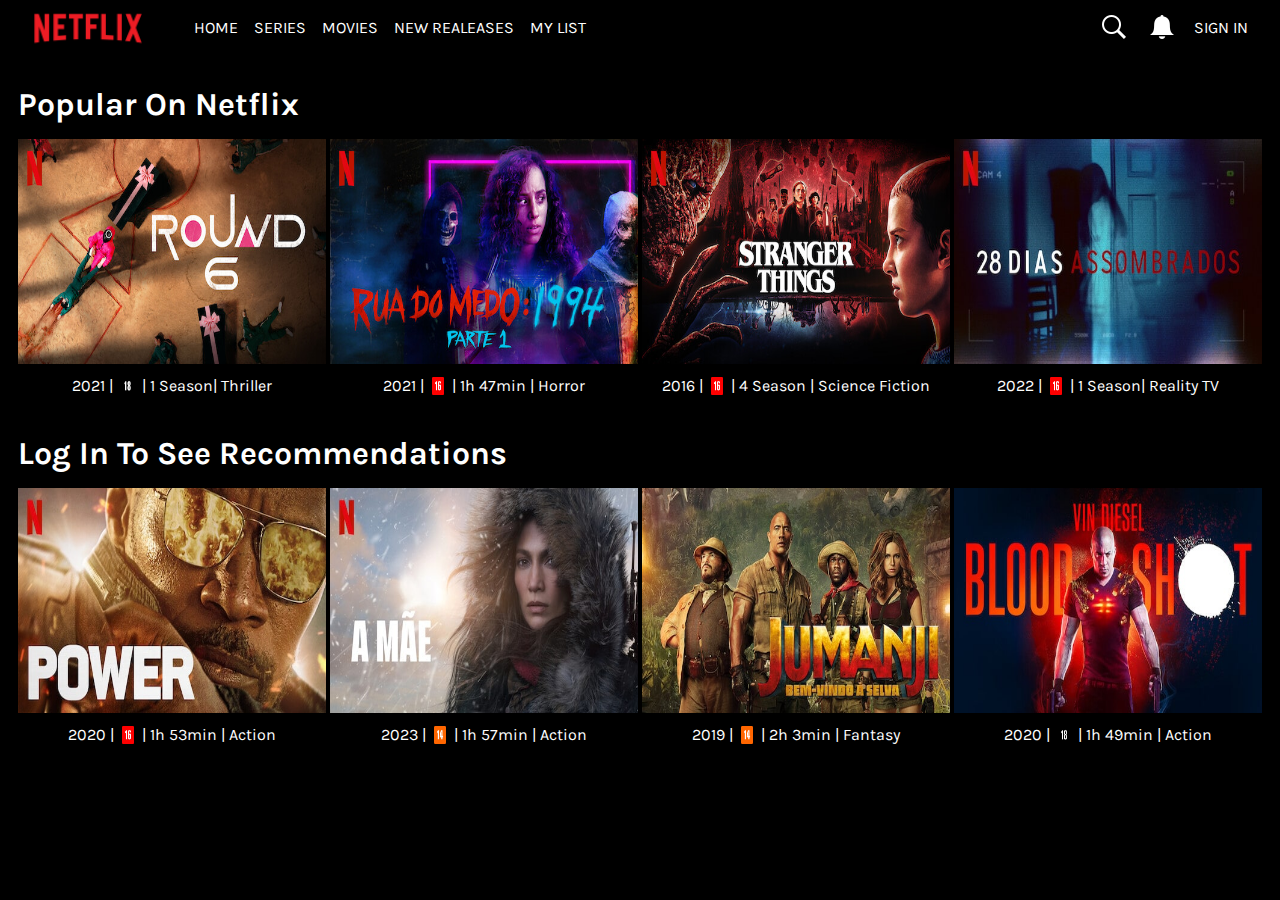
<file: paginas/Home/index.html>
<!DOCTYPE html>
<html lang="pt-br">

<head>
    <meta charset="UTF-8">
    <meta name="viewport" content="width=device-width, initial-scale=1.0">
    <link rel="stylesheet" href="styleHome.css">
    <title>Netflix by Adriano</title>
    <link rel="icon" href="img/icon/netflix.png" type="image/png">

</head>

<body>
    <header>
        <div id="logo">
            <img src="../../assets/img/icon/7124274_netflix_logo_icon-min.png" alt="logo">
            <nav>
                <ul>
                    <li><a href="#">Home</a></li>
                    <li><a href="#">Series</a></li>
                    <li><a href="#">Movies</a></li>
                    <li><a href="#">New Realeases</a></li>
                    <li><a href="#">My List</a></li>
                </ul>
            </nav>
        </div>

        <div id="logop2">

            <img src="../../../assets/img/icon/lupa-min.png" alt="lupa" id="lupa">
         
            <img src="../../../assets/img/icon/sino-min.png" alt="sino">


            <span id="entrar"> <a href="../entrar/entrar.html">SIGN IN</span></a>


        </div>
    </header>

    <main>
        <section id="populares">

            <div>
                <h1>Popular on Netflix</h1>

                <div id="container-poster">
                    <div id="poster">
                        <img src="../../assets/img/poster/round6.jpg" alt="">

                        <div id="conteudo-descricao">
                            <p> 2021 | <img src="../../assets/img/icon/18-min.png" alt=""> | 1 Season| Thriller</p>


                        </div>
                    </div>

                    <div id="poster">
                        <img src="../../assets/img/poster/rua.jpg" alt="">
                        <div id="conteudo-descricao">
                            <p>2021 | <img src="../../assets/img/icon/16-min.png" alt="">| 1h 47min | Horror</p>


                        </div>
                    </div>
                    <div id="poster">
                        <a href="/paginas/PageStranger/stranger.html">
                            <img src="../../assets/img/poster/Stranger_Things_Temporada_3_Poster.jpg"  alt="">
                            <div id="conteudo-descricao">
                                <p>2016 | <img src="../../assets/img/icon/16-min.png" alt="">| 4 Season | Science Fiction</p>


                            </div>
                        </a>
                    </div>

                    <div id="poster">
                        <img src="../../assets/img/poster/dias-min.jpg" alt="">
                        <div id="conteudo-descricao">
                            <p>2022 | <img src="../../assets/img/icon/16-min.png" alt="">| 1 Season| Reality TV</p>


                        </div>

                    </div>
                </div>

            </div>



        </section>

        <section class="continueAssistindo">

            <div id="card">
                <h1 id="continuar">Log in to see recommendations</h1>

                <div id="container-poster">

                    <div id="poster">

                        <img src="../../assets/img/poster/power-min.jpg" alt="" id="filme1">

                        <div id="conteudo-descricao">
                            <p> 2020 | <img src="../../assets/img/icon/16-min.png" alt="">| 1h 53min | Action</p>



                        </div>
                    </div>
                    <div id="poster">

                        <img src="../../assets/img/poster/mae-min.jpg" alt="" id="filme2">

                        <div id="conteudo-descricao">
                            <p>2023 | <img src="../../assets/img/icon/14-min.png" alt=""> | 1h 57min | Action</p>

                        </div>
                    </div>

                    <div id="poster">

                        <img src="../../assets/img/poster/jumanji-min.jpg" alt="" id="filme3">

                        <div id="conteudo-descricao">
                            <p> 2019 | <img src="../../assets/img/icon/14-min.png" alt="">| 2h 3min | Fantasy</p>


                        </div>
                    </div>

                    <div id="poster">

                        <img src="../../assets/img/poster/blood-min.jpg" alt="" id="filme4">

                        <div id="conteudo-descricao">
                            <p>2020 | <img src="../../assets/img/icon/18-min.png" alt=""> | 1h 49min | Action</p>


                        </div>
                    </div>
                </div>
            </div>


        </section>




    </main>

    <script>


        if (sessionStorage.getItem('nome')) {
            ter()
            trocarFilmes()
        }


      


        function ter() {

            let nome = sessionStorage.getItem('nome')
            document.getElementById("entrar").innerHTML = 'Welcome, ' + nome;
            document.getElementById("continuar").innerHTML = 'Keep watching as ' + nome;

        

            const h1 = document.createElement('span')


            
            h1.innerHTML = 'Logout'
            h1.style.textDecoration = 'underline'
            h1.style.cursor = 'pointer'



            h1.addEventListener('click', function () {
                sessionStorage.removeItem('nome')
                window.location.reload();
            });


            document.getElementById('logop2').appendChild(h1)
           
        }




        function trocarFilmes(){
            const img = document.getElementById('filme1')
            img.src = '../../assets/img/poster/madaghascar-min.jpg'
       
            const img2 = document.getElementById('filme2')
            img2.src = '../../assets/img/poster/ben10-min.jpg'

            const img3 = document.getElementById('filme3')
            img3.src = '../../assets/img/poster/croods-min.jpg'

            const img4 = document.getElementById('filme4')
            img4.src = '../../assets/img/poster/acasa-min.jpg'
       
       
        }


    </script>
</body>



</html>
</file>
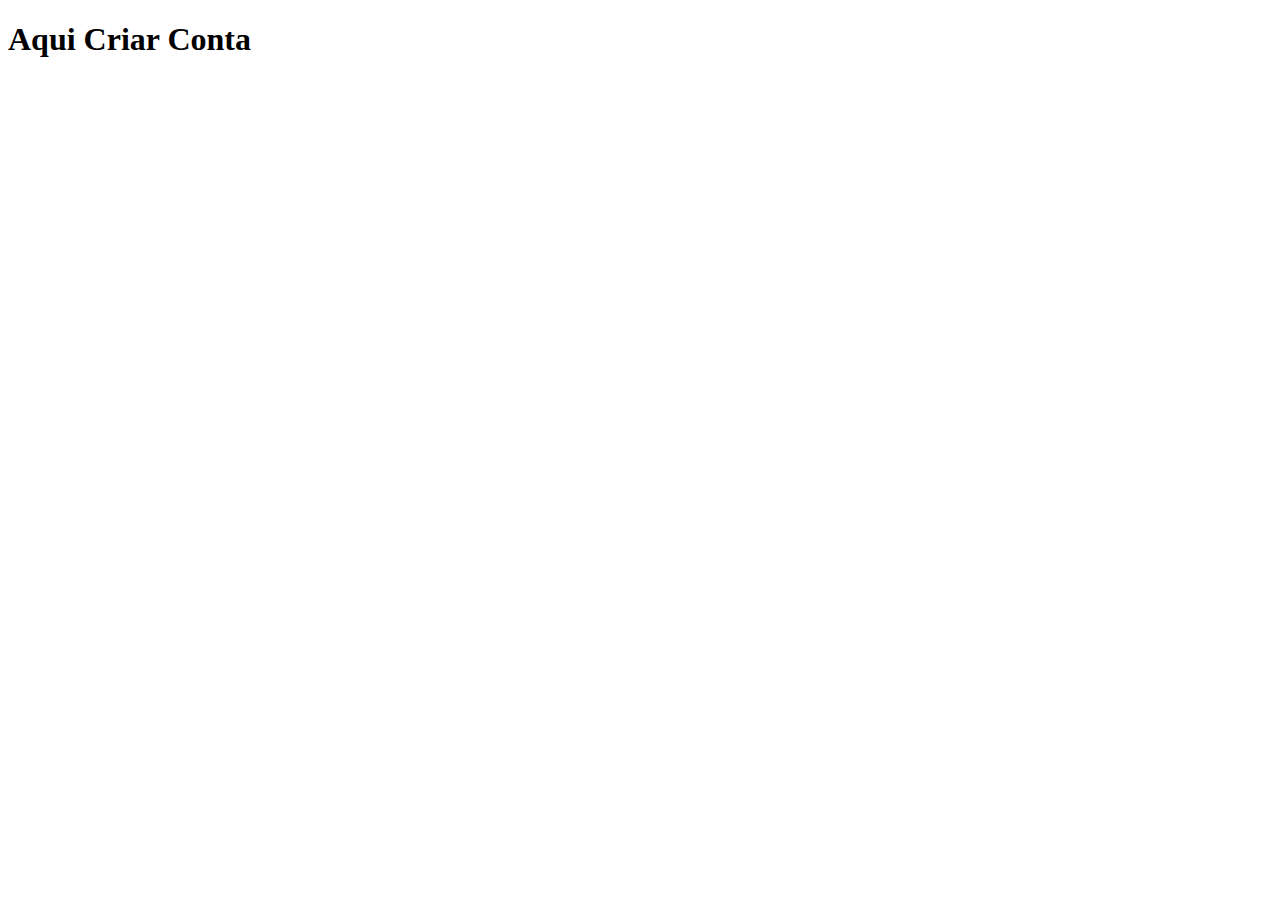
<file: CriarConta/conta.html>
<!DOCTYPE html>
<html lang="en">
<head>
    <meta charset="UTF-8">
    <meta name="viewport" content="width=device-width, initial-scale=1.0">
    <title>Document</title>
</head>
<body>
    
    <h1>Aqui Criar Conta</h1>
</body>
</html>
</file>
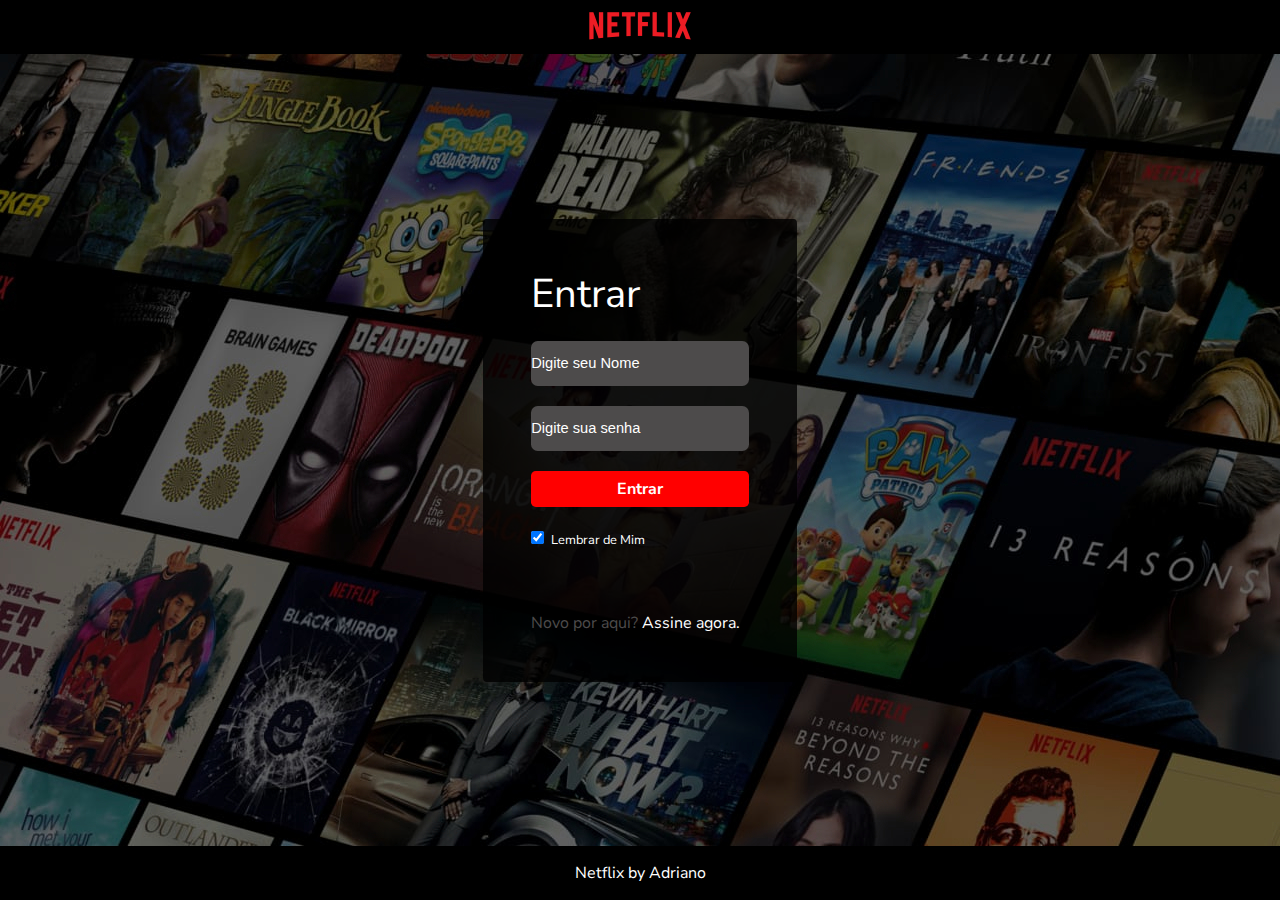
<file: entrar/entrar.html>
<!DOCTYPE html>
<html lang="pt-br">

<head>
    <meta charset="UTF-8">
    <meta name="viewport" content="width=device-width, initial-scale=1.0">
    <link rel="stylesheet" href="styleEntrar.css">
    <title>Netflix by Adriano</title>
</head>

<body>
    <header>
        <div id="logo">
            <a href="../index.html">
            <img src="../img/icon/7124274_netflix_logo_icon.png" alt="logo">
        </a>
        </div>
    </header>


    <main>
        <article>

            <form id="form" action="#">

                <p id="entrar">Entrar</p>



                <input type="text" required id="nome" placeholder="Digite seu Nome">


                <input type="text" required id="senha" placeholder="Digite sua senha" autocomplete="off">

                <input type="button" value="Entrar" id="btn">

                <label for="checkbox1">
                    <input type="checkbox" id="checkbox1" name="checkbox1" checked>Lembrar de Mim
                </label>


                <p id="novo">Novo por aqui? <span>
                    <a href="../CriarConta/conta.html">
                    Assine agora.
                </a>
                </span>
                  </p>


            </form>

        </article>
    </main>

    <footer>
        <p>Netflix by Adriano</p>
    </footer>

    <script>
        document.getElementById("btn").addEventListener('click',function(){
            sessionStorage.setItem('nome',document.getElementById('nome').value)
                window.location.href = '../index.html'
        })
      
    </script>
   
</body>




</html>
</file>
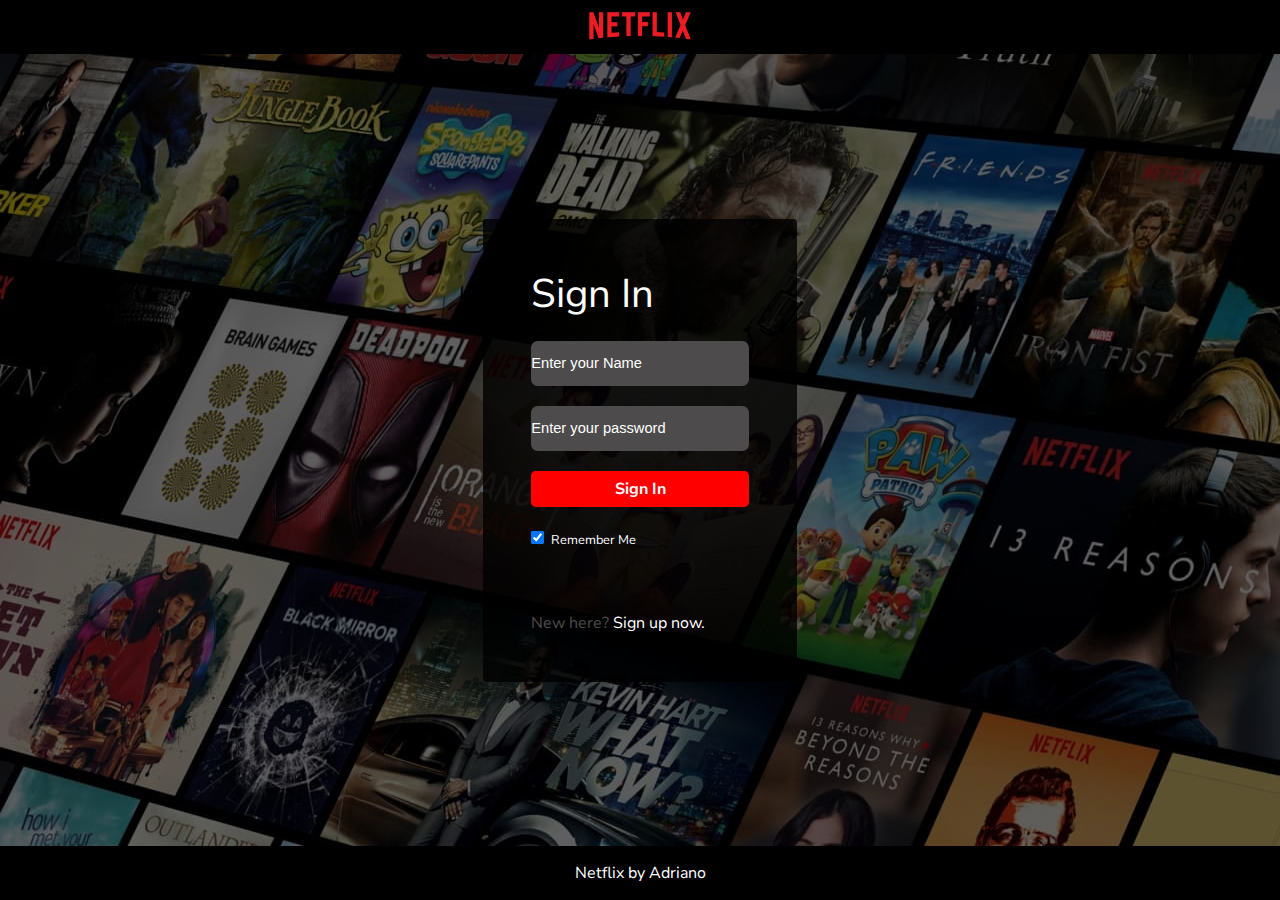
<file: paginas/entrar/entrar.html>
<!DOCTYPE html>
<html lang="en">

<head>
    <meta charset="UTF-8">
    <meta name="viewport" content="width=device-width, initial-scale=1.0">
    <link rel="stylesheet" href="styleEntrar.css">
    <title>Netflix by Adriano</title>
</head>

<body>
    <header>
        <div id="logo">
            <a href="../index.html">
                <img src="/assets/img/icon/7124274_netflix_logo_icon-min.png" alt="logo">
            </a>
        </div>
    </header>

    <main>
        <article>
            <form id="form" action="#">
                <p id="entrar">Sign In</p>

                <input type="text" required id="nome" placeholder="Enter your Name">

                <input type="password" required id="senha" placeholder="Enter your password" autocomplete="off">

                <input type="button" value="Sign In" id="btn">

                <label for="checkbox1">
                    <input type="checkbox" id="checkbox1" name="checkbox1" checked>Remember Me
                </label>

                <p id="novo">New here? <span>
                        <a href="../CriarConta/conta.html">
                            Sign up now.
                        </a>
                    </span>
                </p>
            </form>
        </article>
    </main>

    <footer>
        <p>Netflix by Adriano</p>
    </footer>

    <script>
        document.getElementById("btn").addEventListener('click', function () {
            sessionStorage.setItem('nome', document.getElementById('nome').value)
            window.location.href = '/paginas/Home/index.html'
        })
    </script>
</body>

</html>
</file>
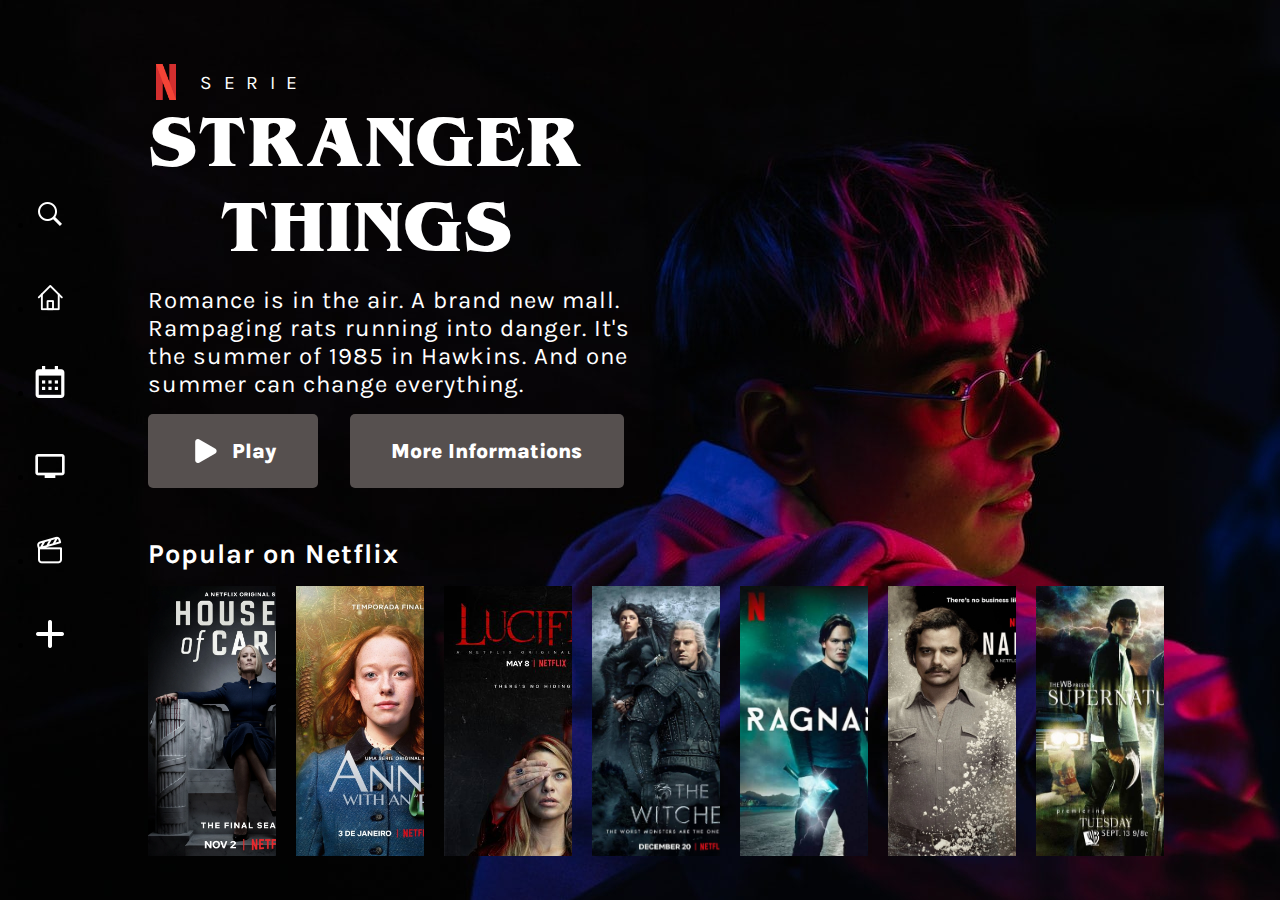
<file: paginas/PageStranger/stranger.html>
<!DOCTYPE html>
<html lang="pt-br">

<head>
 

    <meta charset="UTF-8">
    <meta name="viewport" content="width=device-width, initial-scale=1.0">

    <link rel="stylesheet" href="style.css">

    <title>Netflix by Adriano</title>
    <link rel="icon" href="../../assets/img/icon/netflix.png" type="image/png">
</head>

<body>


    <main>

        <aside>

            <nav>
                <ul>
                    <li>
                        <a href="#">
                            <img src="../../assets/img/icon/lupa-min.png" alt=""></a>
                    </li>
                    <li>

                        <a href="/paginas/Home/index.html">
                            <img src="../../assets/img/icon/home-min.png" alt="">
                        </a>


                    </li>
                    <li>
                        <a href="#">
                            <img src="../../assets/img/icon/calendar-min.png" alt="">
                        </a>
                    </li>
                    <li>
                        <a href="#">
                            <img src="../../assets/img/icon/tv-min.png" alt="">
                        </a>
                    </li>
                    <li>
                        <a href="#">
                            <img src="../../assets/img/icon/claquete-min.png" alt="">
                        </a>
                    </li>
                    <li>
                        <a href="#">
                            <img src="../../assets/img/icon/+-min.png" alt="">
                        </a>
                    </li>
                </ul>
            </nav>









        </aside>

        <section id="primeira-pagina">

            <div id="logo">
                <img src="../../assets/img/icon/netflix-min.png" alt="">
                <p>SERIE</p>
            </div>

            <div id="titulo">
                <span>Stranger</span>
                <span>Things</span>
            </div>

            <div id="descricao">
                <p> Romance is in the air. A brand new mall. Rampaging rats
                    running into danger. It's the summer of 1985 in Hawkins. And one summer
                    can change everything.
                </p>
            </div>

            <div id="btn">
                <button id="btnAssitir">
                    <img src="../../assets/img/icon/play-min.png" alt="">Play
                </button>
                <button>More Informations</button>


            </div>
        </section>

        <section id="container-segundapagina">
        
                <h2>Popular on Netflix</h2>
        
            

            <div id="cards">
                <div id="house" class="box">

                </div>

                <div id="anne" class="box">

                </div>

                <div id="lucifer" class="box">

                </div>

                <div id="witcher" class="box">

                </div>

                <div id="ragnarok" class="box">

                </div>

                <div id="narcos" class="box">

                </div>

                
                    <div id="sabrina" class="box">
                    
                    </div>
               
              
            </div>
        </section>



    </main>

    <div id="modal">
        <div id="video">
            <iframe width="1280" height="720" src="https://www.youtube.com/embed/T1FYNYnqBgU"
                title="Stranger Things: Resumo da Temporada 3 | Netflix Brasil" frameborder="0"
                allow="accelerometer; autoplay; clipboard-write; encrypted-media; gyroscope; picture-in-picture; web-share"
                allowfullscreen></iframe>
        </div>
    </div>



</body>
<script src="script.js"></script>

</html>
</file>
<file: paginas/Home/styleHome.css>
@import url('https://fonts.googleapis.com/css2?family=Karla:wght@500&display=swap');


*{
    margin: 0;
    padding: 0;
    box-sizing: border-box;
    font-family: 'Karla', sans-serif;
}

body{
    display: flex;
    flex-direction: column;
    min-height: 100vh;
    
}

header{
    display: flex;
    align-items: center;
    justify-content: space-between;
    background-color: black;
    color: white;
    padding: 0 2em;
}


main{
    flex: 1;
    background-color: black;

}

nav{
    display: flex;
    align-items: center;
}

ul{
    display: flex;
    list-style: none;
    gap: 1em;
    text-transform: uppercase;
}

#entrar > a{
        color: white;
}

#logo{
    display: flex;
    gap: 50px;
}

#logo img {
    height: 6vh;
   
}

#logop2 {
    display: flex;
    align-items: center;
    gap: 1em;
    font-size: 1em;
}

#container-filmes{
    display: flex;
    gap: 0.3em;
    align-items: center;
    justify-content: center;
   
    
}

#poster img{
    height: 25vh;
    width: 24vw;
}



a{
    text-decoration: none;
}

#populares h1 , .continueAssistindo h1{
    color: white;
    padding-bottom: 0.5em;
    text-transform: capitalize;

}

#populares{
    display: flex;
    justify-content: center;
    align-items: center;
   padding-top: 2em;
   
}



#container-poster{
    display: flex;
    gap: 0.3em;
   
}

#poster{
    transition: transform 0.3s; 
}

#poster:hover {
    transform: scale(1.1);
    cursor: pointer;
}


#conteudo-descricao  > p > img{
    height: 2vh;
    width: 1vw;
    margin: 0 0.5em;
}


#conteudo-descricao{
    padding: 0.5em;
}

#conteudo-descricao p{
    color: white;
    display: flex;
    align-items: center;
    justify-content: center;
    
}


.continueAssistindo{
    padding-top:2em;
    display: flex;
    align-items: center;
    justify-content: center;
}


nav > ul > li > a{
    text-decoration: none;
    color: white;
}


#modallogin{
    display: none;
    position: absolute;
    right: 0;
    top: 0;
background-color: white;
}


#content-login{
    display: flex;
    flex-direction: column;
    padding: 1em;
}

#content-login span{ 
    float: left;

}

input[type="text"]{
    margin-bottom: 1em;
}





#lupa:hover{
    width: 12vw;
    height: 2vw;
    background-color: white;
    border-radius: 1em;
    cursor: text;
    resize: none;

}




*:hover {
    z-index: 999;
  }
</file>
<file: entrar/styleEntrar.css>
@import url('https://fonts.googleapis.com/css2?family=Nunito+Sans:opsz@6..12&display=swap');


*{
    padding: 0;
    margin: 0;
    font-family: 'Nunito Sans', sans-serif;
}

header{ 
    display: flex;
    align-items: center;
    justify-content: center;
    background-color: black;
    color: white;
    height: 6vh;
}

main{
    height: 88vh;
    background-color: white;
    display: flex;
    justify-content: center;
    align-items: center;
    background-image: url(../img/bck/108069438-5ee79d80-7089-11eb-8264-08fdda7e0d11-fotor-20231118214112.jpg);
    
}



form{
    display: flex;
    flex-direction: column;
    font-family: 'Rubik', sans-serif;
  }

#entrar{
  font-size: 2.5em;
  padding-bottom: .5em;
}

  article{
    background-color: black;
    padding: 3em;
    color: white;
    width: 17vw;
    
    background-color: rgba(0, 0, 0, 0.8); /* 50% de opacidade */
    border-radius: 1%;
    
  }

  input[type="text"],input[type="text"]{
    height: 5vh;
    width: 100%;
    border-radius: .5em;
    font-family: 'Rubik', sans-serif;
    background-color: #4D4B4B;
    border: none;

  }

  input{
    
    margin-bottom: 1.5em;
    color: white;
  }


  
  input[type="button"]{
    border-radius: .3em;
   height: 4vh;
   width: 100%;
   cursor: pointer;
   border: 1px solid #c0c0c0;
   text-transform: uppercase;
   color: white;
   background-color: red;
   border: none;
  }

    
  input[type="checkbox"]{
   margin-right:.5em;
  }


  label{
    font-size: .8em;
   
  }

  #novo{
    margin-top: 3em;
    color: #4D4B4B;
  }

  form span{
    color: white;
    cursor: pointer;
    
  }

  form span a{
  text-decoration: none;
  color: white;
  }


footer{
    display: flex;
    align-items: center;
    justify-content: center;
    background-color: black;
    color: white;
    height: 6vh;
}

::placeholder{
  color: white;
  font-size: 1.1em;
  
}


#btn{
  font-weight: bold;
  text-transform: capitalize;
  font-size: 1em;
}
</file>
<file: paginas/entrar/styleEntrar.css>
@import url('https://fonts.googleapis.com/css2?family=Nunito+Sans:opsz@6..12&display=swap');


*{
    padding: 0;
    margin: 0;
    font-family: 'Nunito Sans', sans-serif;
}

header{ 
    display: flex;
    align-items: center;
    justify-content: center;
    background-color: black;
    color: white;
    height: 6vh;
}

main{
    height: 88vh;
    background-color: white;
    display: flex;
    justify-content: center;
    align-items: center;
    background-image: url(/assets/img/bck/108069438-5ee79d80-7089-11eb-8264-08fdda7e0d11-fotor-20231118214112-min.jpg);
    
}



form{
    display: flex;
    flex-direction: column;
    font-family: 'Rubik', sans-serif;
  }

#entrar{
  font-size: 2.5em;
  padding-bottom: .5em;
}

  article{
    background-color: black;
    padding: 3em;
    color: white;
    width: 17vw;
    
    background-color: rgba(0, 0, 0, 0.8); /* 50% de opacidade */
    border-radius: 1%;
    
  }

  input[type="text"],input[type="text"],input[type='password']{
    height: 5vh;
    width: 100%;
    border-radius: .5em;
    font-family: 'Rubik', sans-serif;
    background-color: #4D4B4B;
    border: none;

  }

  input{
    
    margin-bottom: 1.5em;
    color: white;
  }


  
  input[type="button"]{
    border-radius: .3em;
   height: 4vh;
   width: 100%;
   cursor: pointer;
   border: 1px solid #c0c0c0;
   text-transform: uppercase;
   color: white;
   background-color: red;
   border: none;
  }

    
  input[type="checkbox"]{
   margin-right:.5em;
  }


  label{
    font-size: .8em;
   
  }

  #novo{
    margin-top: 3em;
    color: #4D4B4B;
  }

  form span{
    color: white;
    cursor: pointer;
    
  }

  form span a{
  text-decoration: none;
  color: white;
  }


footer{
    display: flex;
    align-items: center;
    justify-content: center;
    background-color: black;
    color: white;
    height: 6vh;
}

::placeholder{
  color: white;
  font-size: 1.1em;
  
}


#btn{
  font-weight: bold;
  text-transform: capitalize;
  font-size: 1em;
}
</file>
<file: paginas/PageStranger/style.css>
@import url('https://fonts.googleapis.com/css2?family=Dancing+Script:wght@700&display=swap');

@import url('https://fonts.googleapis.com/css2?family=Karla:wght@500&display=swap');

@import url('https://fonts.googleapis.com/css2?family=Mooli&display=swap');


@font-face {
    font-family: 'Benguiat Bold';
    src: url('../../assets/fonts/Benguiat\ Bold.ttf') format('truetype');
    /* Substitua pelo caminho real do arquivo da fonte */
}

* {
    margin: 0;
    padding: 0;
}

body {
    display: flex;
    flex-direction: column;
    min-height: 100vh;
}

main {
    flex: 1;
    display: grid;
    grid-template-columns: 100px 1fr;
    background-image: url(../../assets/img/poster/pexels-cottonbro-studio-4842573-min.jpg);

}
#primeira-pagina {
    padding: 4em 0 0 3em;
    display: flex;
    flex-direction: column;
    align-items: start;

}

#titulo {
    display: inline-flex;
    flex-direction: column;
    padding-bottom: 1em;
    align-items: center;
}

#titulo span {
    color: white;
    font-size: 4em;
    font-family: 'Benguiat Bold', Arial, sans-serif;
    text-transform: uppercase;
}

#descricao {
    width: 30vw;
    padding-bottom: 1em;
}

#descricao p {
    font-family: 'Karla', sans-serif;
    color: white;
    font-size: 1.5rem;
    text-align: left;
    letter-spacing: 1px;

}

#btn {
    display: flex;
    gap: 2em;

}

#btn button:hover{
    background-color: red;
    cursor: pointer;
}

#btn button {
    padding: 1em 2em 1em 2em;
    font-size: 1.3em;
    border: none;
    border-radius: 5px;
    background-color: #56504F;
    color: white;
    display: flex;
    align-items: center;
    font-family: 'Karla', sans-serif;
    font-weight: 800;


}

#btn button img{
    margin-right: 0.5em;
}

#logo {
    display: flex;
    align-items: center;
    color: white;
}

#logo p {
    font-family: 'Karla', sans-serif;
    letter-spacing: 0.6em;
    font-size: 1.2em;

}

#logo img {
    height: 4vh;
    padding-right: 1em;
}

main aside {
    display: flex;
    flex-direction: column;
    align-items: center;
    justify-content: center;
    grid-row: 1 / span 2;
}

nav ul li{
   padding-bottom: 3em;
   box-sizing: border-box;
}


nav ul li a:hover{
    padding-bottom: 5px;
    border-bottom: 3px solid red;
}

#container-segundapagina{
    display: flex;
    flex-direction: column;
    justify-content: center;
    padding: 1em 0 2em 3em;
}

#container-segundapagina h2{
    color: white;
    font-size: 1.7rem;
    text-align: left;
    letter-spacing: 1px;
    font-family: 'Karla', sans-serif;
}

#cards{
    display: flex;
    gap: 20px;
    padding-top: 1em;
}

.box{
    transition: transform 0.3s; 
}

.box:hover{
    transform: scale(1.15);
    cursor: pointer;
}

.box{
    height: 30vh;
    width: 10vw;
    
}

#house {
    background-image: url(../../assets/img/poster/houseofcards.webp);
   background-repeat: no-repeat;
   background-size: cover;

}

#anne{
    background-image: url(../../assets/img/poster/netflix-anuncia-que-3a-temporada-de-annie-with-an-e-sera-a-ultima-da-serie-1-min.jpg);
    background-repeat: no-repeat;
    background-size: cover;
}


#lucifer{
    background-image: url(../../assets/img/poster/Lucifer_BbOekQo-min.jpg);
    background-repeat: no-repeat;
    background-size: cover;
}

#witcher{
    background-image: url(../../assets/img/poster/3606754-witcher_poster-min.jpg);
    background-repeat: no-repeat;
    background-size: cover;
}


#ragnarok{
    background-image: url(../../assets/img/poster/ragnarok.jpg);
    background-repeat: no-repeat;
    background-size: cover;
}

#narcos{
    background-image: url(../../assets/img/poster/narcos.webp);
    background-repeat: no-repeat;
    background-size: cover;
}

#sabrina{
    background-image: url(../../assets/img/poster/spn.jpg);
    background-repeat: no-repeat;
    background-size: cover;
}



#modal{
        display: none; /* Oculta o modal por padrão */
        position: fixed; /* Posicionamento fixo */
        z-index: 1; /* Z-index para garantir que o modal fique acima de outros elementos */
        left: 0;
        top: 0;
        width: 100vw;
        height: 100vh;
        background-color: rgba(0, 0, 0, 0.5); /* Fundo escuro semitransparente */
      
}

#video {
   
    position: absolute; /* Posicionamento absoluto para centralizar verticalmente */
    top: 50%; /* Move o topo para o centro vertical */
    left: 50%; /* Move a esquerda para o centro horizontal */
    transform: translate(-50%, -50%); /* Volta metade da largura e altura para centralizar completamente */
    
  }

/* notebook */
@media screen and (max-width: 1380px)  {
    #descricao {
        width: 40vw;
        padding-bottom: 1em;
        text-align: left;
      }
  }
</file>
